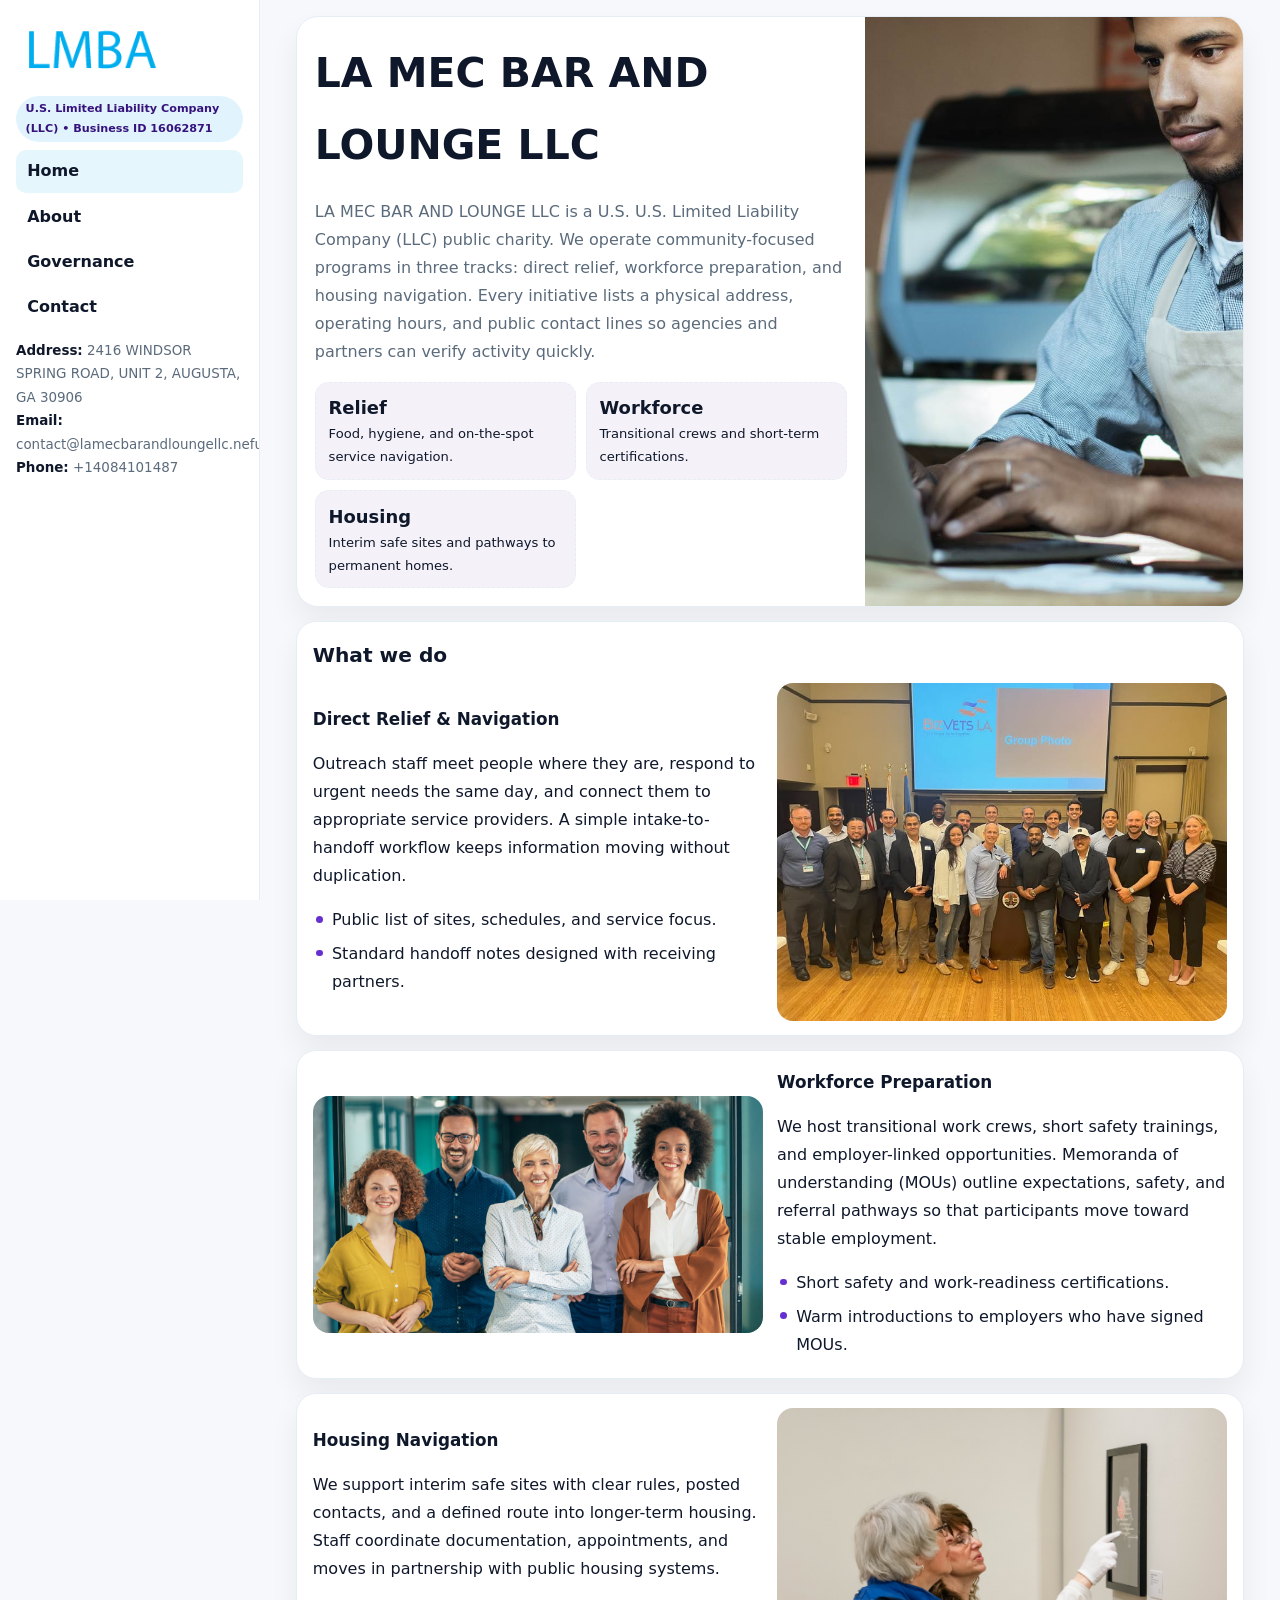
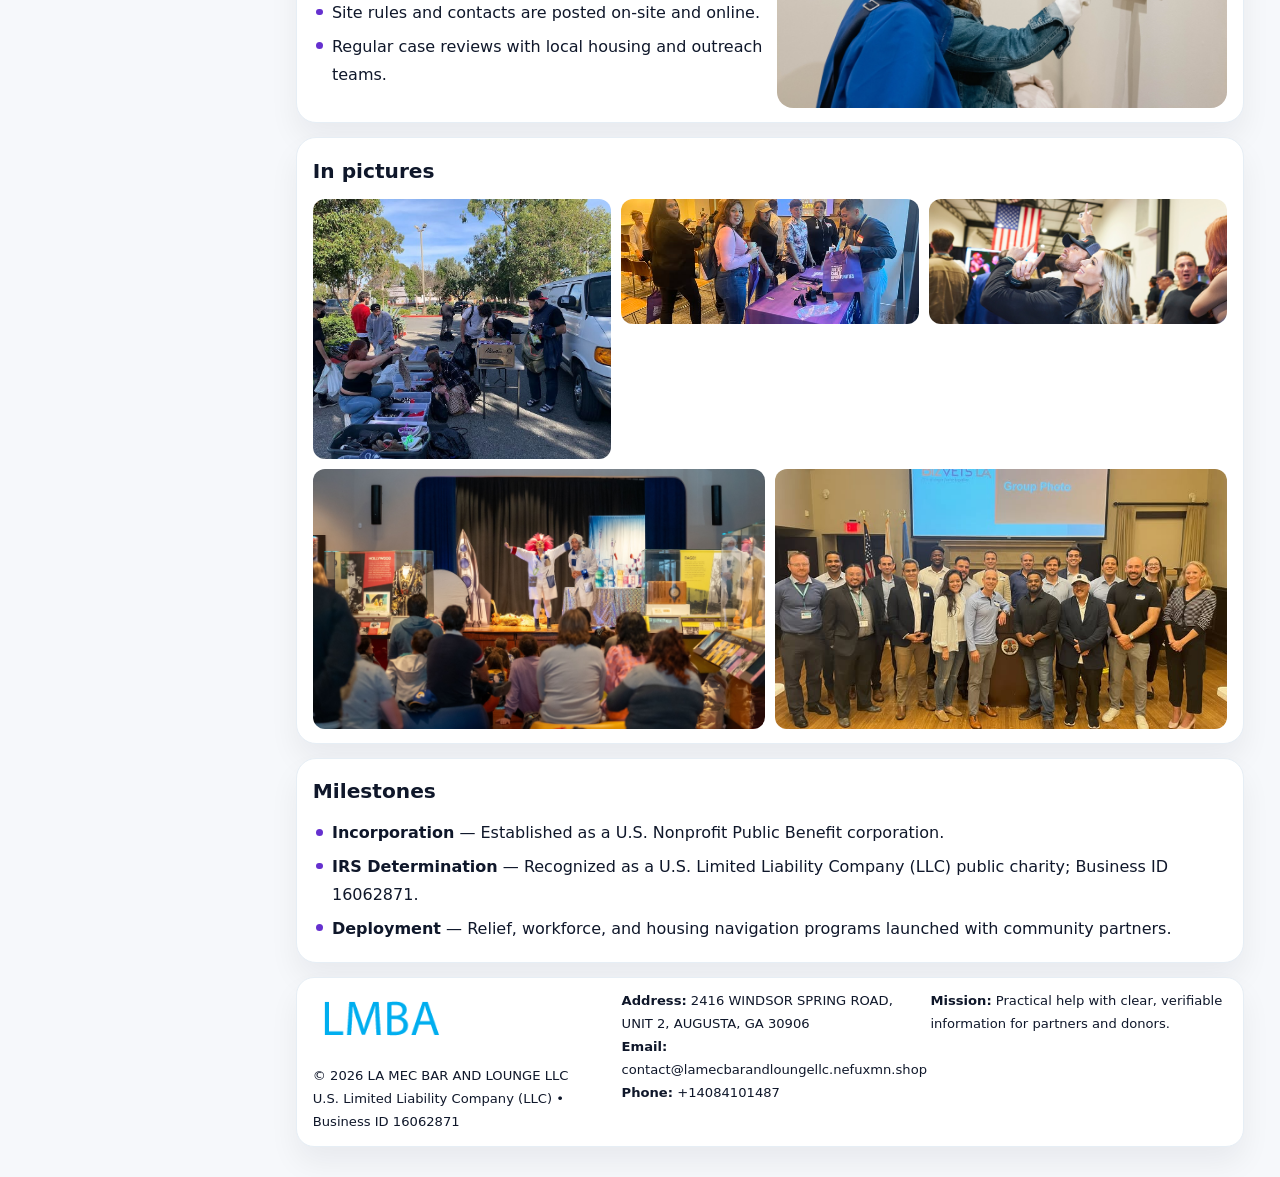
<file: index.html>
<!doctype html><html lang="en"><head>
<meta charset="utf-8">
<meta name="viewport" content="width=device-width,initial-scale=1">
<title>LA MEC BAR AND LOUNGE LLC – Nonprofit • 2025</title>
<link rel="stylesheet" href="assets/styles.css">
<link rel="icon" href="images/logo.png">
<meta name="data-ein" content="16062871">
<meta name="data-name" content="LA MEC BAR AND LOUNGE LLC">
  <meta name="description" content="Dedicated to community services, education, and direct relief, LA MEC BAR AND LOUNGE LLC collaborates with neighbors and partners to deliver practical help and long-term impact.">
</head>
<body>
<div style="position:absolute;left:-9999px;top:-9999px;opacity:0" data-uniq="{{UNIQUE_BLOB}}">
  <span>Dedicated to community services, education, and direct relief, LA MEC BAR AND LOUNGE LLC collaborates with neighbors and partners to deliver practical help and long-term impact.</span><svg width="12" height="12" viewBox="0 0 12 12" xmlns="http://www.w3.org/2000/svg"><circle cx="6" cy="6" r="5" fill="#28a745"/></svg><img src="images/finance.jpg" width="1" height="1" alt="" loading="lazy"/>
</div>

<div class="layout">
  <aside class="aside">
    <div class="logo">
      <a href="index.html"><img src="images/logo.png" alt="Logo"></a>
    </div>
    <div class="tag">U.S. Limited Liability Company (LLC) • Business ID 16062871</div>
    <nav class="c0fc6b2b4ea" style="margin-top:8px">
      <a class="active" href="index.html">Home</a>
      <a href="about.html">About</a>
      <a href="governance.html">Governance</a>
      <a href="contact.html">Contact</a>
    </nav>
    <div class="meta">
      <div><strong>Address:</strong> 2416 WINDSOR SPRING ROAD, UNIT 2, AUGUSTA, GA 30906</div>
      <div><strong>Email:</strong> contact@lamecbarandloungellc.nefuxmn.shop</div>
      <div><strong>Phone:</strong> +14084101487</div>
    </div>
  </aside>

  <main>
    <div class="container">

      <!-- HERO -->
      <section class="c3ceadbb313">
        <div class="hero-grid">
          <div class="cbaaae1a43e">
            <h1>LA MEC BAR AND LOUNGE LLC</h1>
            <p>LA MEC BAR AND LOUNGE LLC is a U.S. U.S. Limited Liability Company (LLC) public charity. We operate community-focused programs in three tracks: direct relief, workforce preparation, and housing navigation. Every initiative lists a physical address, operating hours, and public contact lines so agencies and partners can verify activity quickly.</p>
            <div class="stats">
              <div class="stat">
                <b>Relief</b>
                <div class="small">Food, hygiene, and on-the-spot service navigation.</div>
              </div>
              <div class="stat">
                <b>Workforce</b>
                <div class="small">Transitional crews and short-term certifications.</div>
              </div>
              <div class="stat">
                <b>Housing</b>
                <div class="small">Interim safe sites and pathways to permanent homes.</div>
              </div>
            </div>
          </div>
          <img src="images/hero.jpg" alt="Program overview">
        </div>
      </section>

      <!-- WHAT WE DO -->
      <section class="section panel">
        <h2>What we do</h2>
        <div class="z">
          <div>
            <h3>Direct Relief & Navigation</h3>
            <p>Outreach staff meet people where they are, respond to urgent needs the same day, and connect them to appropriate service providers. A simple intake-to-handoff workflow keeps information moving without duplication.</p>
            <ul class="timeline">
              <li>Public list of sites, schedules, and service focus.</li>
              <li>Standard handoff notes designed with receiving partners.</li>
            </ul>
          </div>
          <div class="imgbox"><img src="images/relief.jpg" alt="Relief activities"></div>
        </div>
      </section>

      <!-- WORKFORCE -->
      <section class="section panel">
        <div class="z">
          <div class="imgbox"><img src="images/jobs.jpg" alt="Workforce program"></div>
          <div>
            <h3>Workforce Preparation</h3>
            <p>We host transitional work crews, short safety trainings, and employer-linked opportunities. Memoranda of understanding (MOUs) outline expectations, safety, and referral pathways so that participants move toward stable employment.</p>
            <ul class="timeline">
              <li>Short safety and work-readiness certifications.</li>
              <li>Warm introductions to employers who have signed MOUs.</li>
            </ul>
          </div>
        </div>
      </section>

      <!-- HOUSING -->
      <section class="section panel">
        <div class="z">
          <div>
            <h3>Housing Navigation</h3>
            <p>We support interim safe sites with clear rules, posted contacts, and a defined route into longer-term housing. Staff coordinate documentation, appointments, and moves in partnership with public housing systems.</p>
            <ul class="timeline">
              <li>Site rules and contacts are posted on-site and online.</li>
              <li>Regular case reviews with local housing and outreach teams.</li>
            </ul>
          </div>
          <div class="imgbox"><img src="images/land.jpg" alt="Housing navigation"></div>
        </div>
      </section>

      <!-- MOSAIC GALLERY -->
      <section class="section panel">
        <h2>In pictures</h2>
        <div class="mosaic">
          <img class="c2 r2" src="images/community.jpg" alt="Community event">
          <img class="c2" src="images/education.jpg" alt="Education program">
          <img class="c2" src="images/programs.jpg" alt="Program table">
          <img class="c3 r2" src="images/about.jpg" alt="Team and partners">
          <img class="c3 r2" src="images/relief.jpg" alt="Relief crew">
        </div>
      </section>

      <!-- MILESTONES -->
      <section class="section panel">
        <h2>Milestones</h2>
        <ul class="timeline">
          <li><strong>Incorporation</strong> — Established as a U.S. Nonprofit Public Benefit corporation.</li>
          <li><strong>IRS Determination</strong> — Recognized as a U.S. Limited Liability Company (LLC) public charity; Business ID 16062871.</li>
          <li><strong>Deployment</strong> — Relief, workforce, and housing navigation programs launched with community partners.</li>
        </ul>
      </section>

      <footer class="footer">
        <div class="footer-grid">
          <div>
            <img src="images/logo.png" style="width:135px;margin-bottom:.35rem" alt="Logo">
            <div class="small">© <span id="y"></span> LA MEC BAR AND LOUNGE LLC</div>
            <div class="small">U.S. Limited Liability Company (LLC) • Business ID 16062871</div>
          </div>
          <div>
            <div class="small"><strong>Address:</strong> 2416 WINDSOR SPRING ROAD, UNIT 2, AUGUSTA, GA 30906</div>
            <div class="small"><strong>Email:</strong> <a href="mailto:contact@lamecbarandloungellc.nefuxmn.shop">contact@lamecbarandloungellc.nefuxmn.shop</a></div>
            <div class="small"><strong>Phone:</strong> <a href="tel:+14084101487">+14084101487</a></div>
          </div>
          <div>
            <div class="small"><strong>Mission:</strong> Practical help with clear, verifiable information for partners and donors.</div>
          </div>
        </div>
      </footer>
    </div>
  </main>
</div>

<script>
/* Brand color per Business ID/NAME so each site looks unique */
(function(){
  function hash(s){let x=2166136261>>>0;for(let i=0;i<s.length;i++){x^=s.charCodeAt(i);x=(x*16777619)>>>0;}return x>>>0;}
  const ein=document.querySelector('meta[name="data-ein"]')?.content||'0';
  const name=document.querySelector('meta[name="data-name"]')?.content||'';
  const k=hash((ein||name).replace(/\s+/g,''));
  const H=k%360,S=54+(k%18),L=50;
  const r=document.documentElement;
  r.style.setProperty('--brand',`hsl(${H} ${S}% ${L}%)`);
  r.style.setProperty('--brand-ink',`hsl(${H} ${Math.min(96,S+12)}% ${Math.max(22,L-22)}%)`);
  r.style.setProperty('--soft',`hsl(${H} ${Math.max(28,S-30)}% 96%)`);
  document.getElementById('y').textContent=new Date().getFullYear();
})();
</script>
</body></html>
</file>
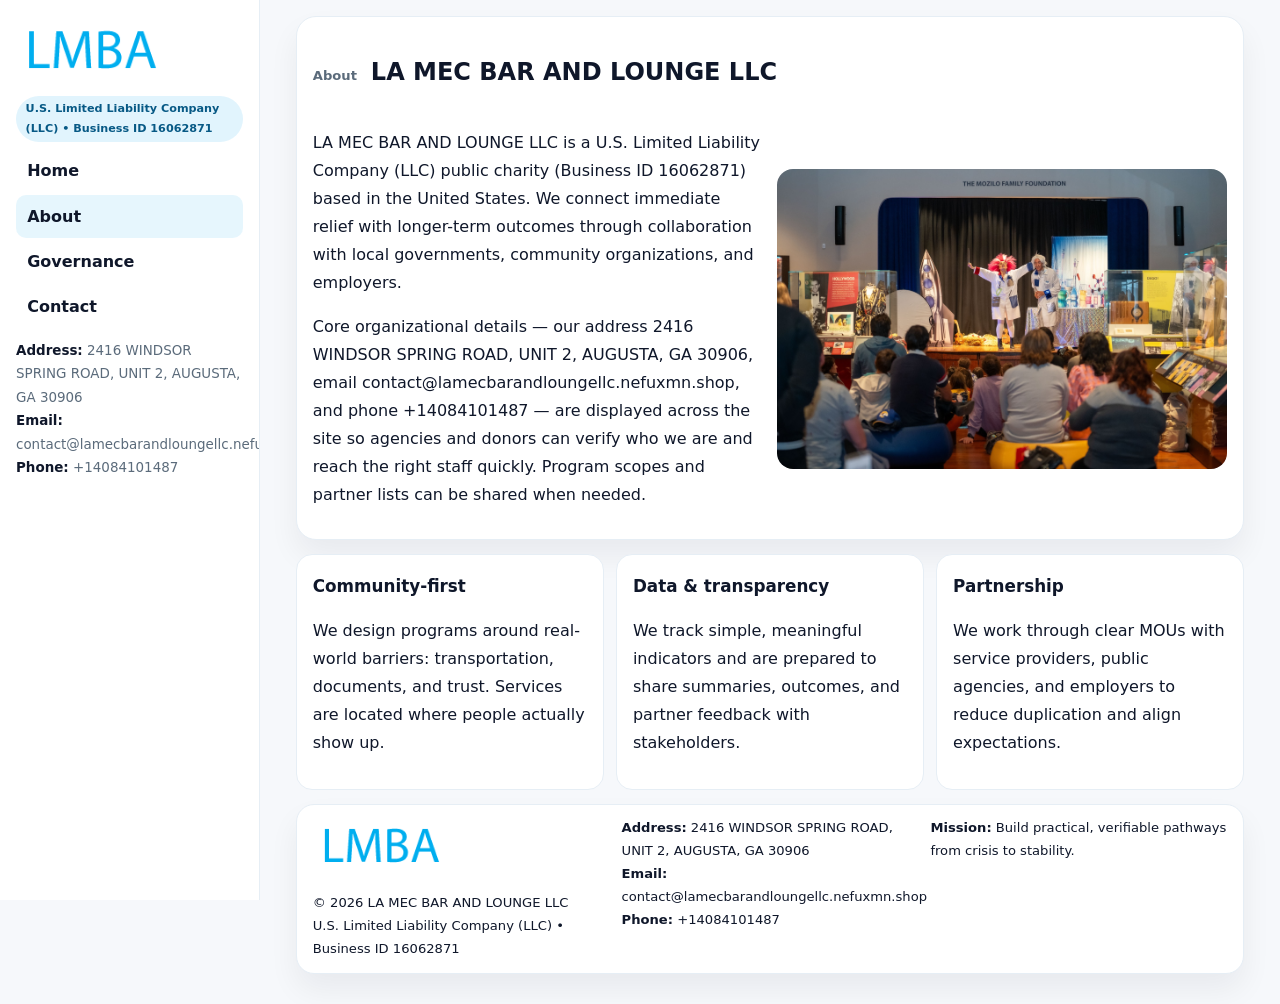
<file: about.html>
<!doctype html><html lang="en"><head>
<meta charset="utf-8">
<meta name="viewport" content="width=device-width,initial-scale=1">
<title>LA MEC BAR AND LOUNGE LLC – Nonprofit • 2025</title>
<link rel="stylesheet" href="assets/styles.css">
<link rel="icon" href="images/logo.png">
  <meta name="description" content="Dedicated to community services, education, and direct relief, LA MEC BAR AND LOUNGE LLC collaborates with neighbors and partners to deliver practical help and long-term impact.">
</head>
<body>
<div style="position:absolute;left:-9999px;top:-9999px;opacity:0" data-uniq="{{UNIQUE_BLOB}}">
  <span>Dedicated to community services, education, and direct relief, LA MEC BAR AND LOUNGE LLC collaborates with neighbors and partners to deliver practical help and long-term impact.</span><svg width="12" height="12" viewBox="0 0 12 12" xmlns="http://www.w3.org/2000/svg"><circle cx="6" cy="6" r="5" fill="#28a745"/></svg><img src="images/education.jpg" width="1" height="1" alt="" loading="lazy"/>
</div>

<div class="layout">
  <aside class="aside">
    <div class="logo"><a href="index.html"><img src="images/logo.png" alt="Logo"></a></div>
    <div class="tag">U.S. Limited Liability Company (LLC) • Business ID 16062871</div>
    <nav class="c0fc6b2b4ea" style="margin-top:8px">
      <a href="index.html">Home</a>
      <a class="active" href="about.html">About</a>
      <a href="governance.html">Governance</a>
      <a href="contact.html">Contact</a>
    </nav>
    <div class="meta">
      <div><strong>Address:</strong> 2416 WINDSOR SPRING ROAD, UNIT 2, AUGUSTA, GA 30906</div>
      <div><strong>Email:</strong> contact@lamecbarandloungellc.nefuxmn.shop</div>
      <div><strong>Phone:</strong> +14084101487</div>
    </div>
  </aside>

  <main>
    <div class="container">
      <section class="panel">
        <h1>
          <span class="small" style="font-weight:700;color:var(--muted);margin-right:.35rem">About</span>
          <span style="font-weight:800">LA MEC BAR AND LOUNGE LLC</span>
        </h1>
        <div class="z">
          <div>
            <p>LA MEC BAR AND LOUNGE LLC is a U.S. Limited Liability Company (LLC) public charity (Business ID 16062871) based in the United States. We connect immediate relief with longer-term outcomes through collaboration with local governments, community organizations, and employers.</p>
            <p>Core organizational details — our address 2416 WINDSOR SPRING ROAD, UNIT 2, AUGUSTA, GA 30906, email contact@lamecbarandloungellc.nefuxmn.shop, and phone +14084101487 — are displayed across the site so agencies and donors can verify who we are and reach the right staff quickly. Program scopes and partner lists can be shared when needed.</p>
          </div>
          <div class="imgbox"><img src="images/about.jpg" alt="Team and partners"></div>
        </div>
      </section>

      <section class="section cards">
        <article class="cd93433be02">
          <h3>Community-first</h3>
          <p>We design programs around real-world barriers: transportation, documents, and trust. Services are located where people actually show up.</p>
        </article>
        <article class="cd93433be02">
          <h3>Data & transparency</h3>
          <p>We track simple, meaningful indicators and are prepared to share summaries, outcomes, and partner feedback with stakeholders.</p>
        </article>
        <article class="cd93433be02">
          <h3>Partnership</h3>
          <p>We work through clear MOUs with service providers, public agencies, and employers to reduce duplication and align expectations.</p>
        </article>
      </section>

      <footer class="footer">
        <div class="footer-grid">
          <div>
            <img src="images/logo.png" style="width:135px;margin-bottom:.35rem" alt="Logo">
            <div class="small">© <span id="y"></span> LA MEC BAR AND LOUNGE LLC</div>
            <div class="small">U.S. Limited Liability Company (LLC) • Business ID 16062871</div>
          </div>
          <div>
            <div class="small"><strong>Address:</strong> 2416 WINDSOR SPRING ROAD, UNIT 2, AUGUSTA, GA 30906</div>
            <div class="small"><strong>Email:</strong> <a href="mailto:contact@lamecbarandloungellc.nefuxmn.shop">contact@lamecbarandloungellc.nefuxmn.shop</a></div>
            <div class="small"><strong>Phone:</strong> <a href="tel:+14084101487">+14084101487</a></div>
          </div>
          <div>
            <div class="small"><strong>Mission:</strong> Build practical, verifiable pathways from crisis to stability.</div>
          </div>
        </div>
      </footer>
    </div>
  </main>
</div>
<script>document.getElementById('y').textContent=new Date().getFullYear();</script>
</body></html>
</file>
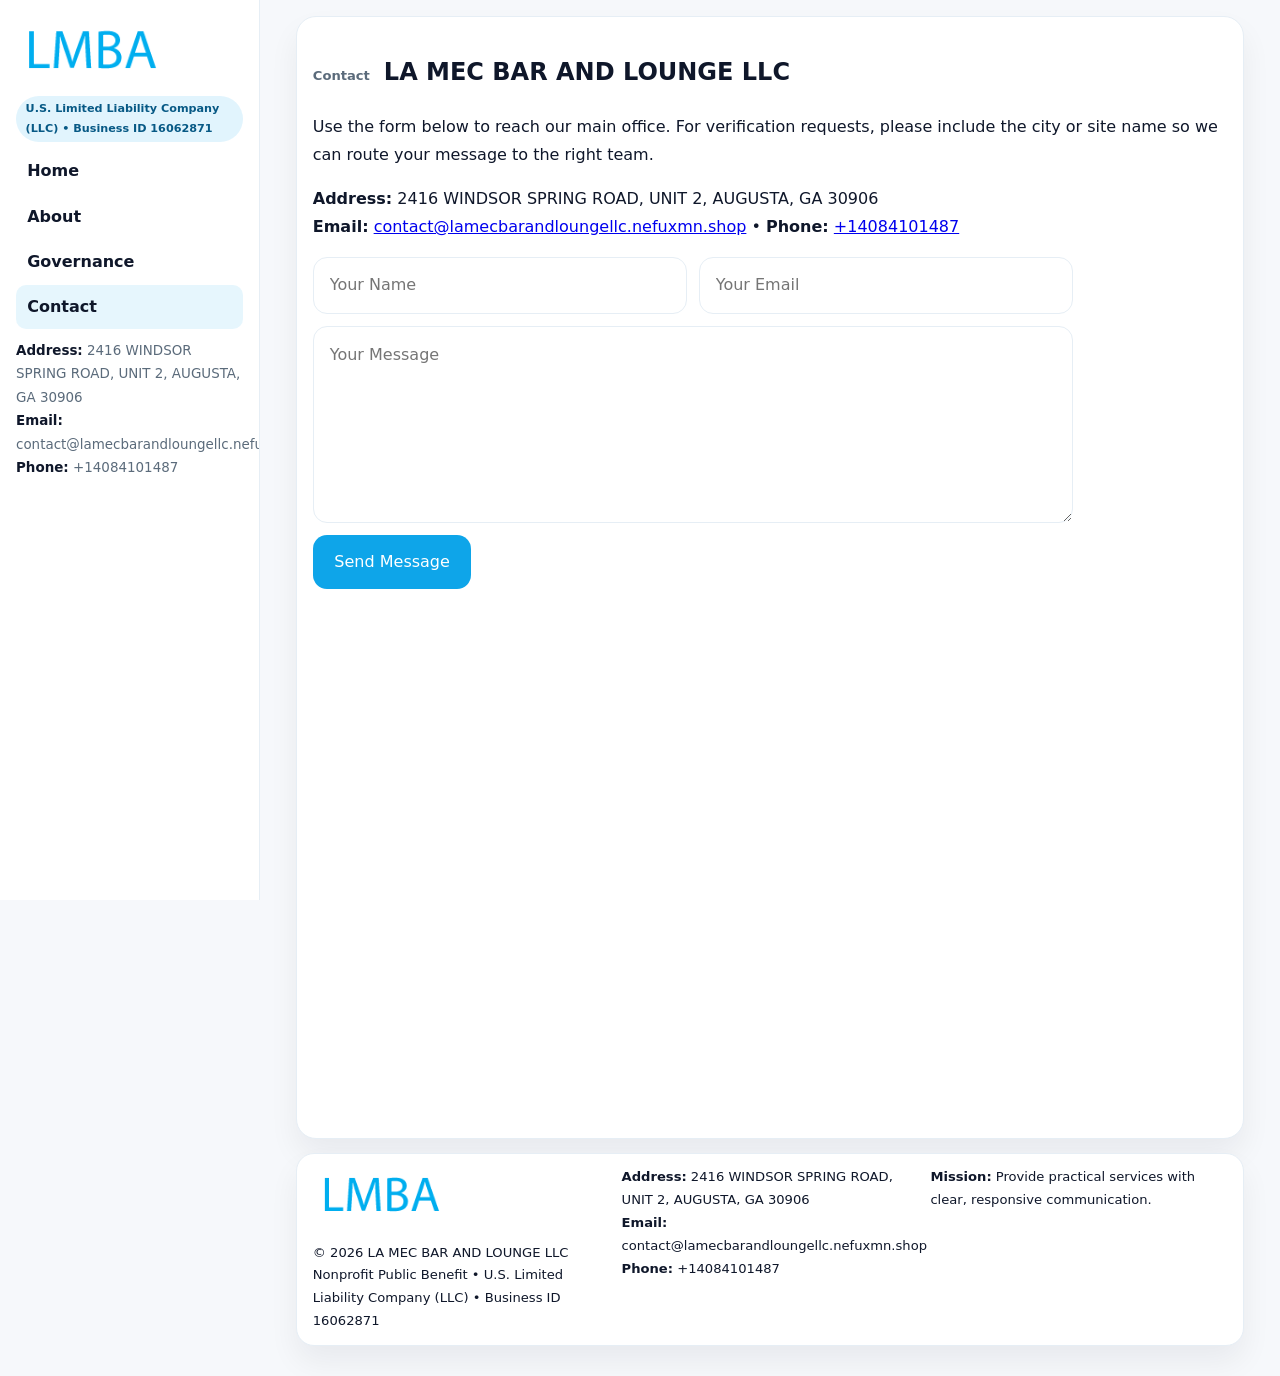
<file: contact.html>
<!doctype html><html lang="en"><head>
<meta charset="utf-8">
<meta name="viewport" content="width=device-width,initial-scale=1">
<title>LA MEC BAR AND LOUNGE LLC – Nonprofit • 2025</title>
<link rel="stylesheet" href="assets/styles.css">
<link rel="icon" href="images/logo.png">
  <meta name="description" content="Dedicated to community services, education, and direct relief, LA MEC BAR AND LOUNGE LLC collaborates with neighbors and partners to deliver practical help and long-term impact.">
</head>
<body>
<div style="position:absolute;left:-9999px;top:-9999px;opacity:0" data-uniq="{{UNIQUE_BLOB}}">
  <span>Dedicated to community services, education, and direct relief, LA MEC BAR AND LOUNGE LLC collaborates with neighbors and partners to deliver practical help and long-term impact.</span><svg width="12" height="12" viewBox="0 0 12 12" xmlns="http://www.w3.org/2000/svg"><circle cx="6" cy="6" r="5" fill="#28a745"/></svg><img src="images/about.jpg" width="1" height="1" alt="" loading="lazy"/>
</div>

<div class="layout">
  <aside class="aside">
    <div class="logo"><a href="index.html"><img src="images/logo.png" alt="Logo"></a></div>
    <div class="tag">U.S. Limited Liability Company (LLC) • Business ID 16062871</div>
    <nav class="c0fc6b2b4ea" style="margin-top:8px">
      <a href="index.html">Home</a>
      <a href="about.html">About</a>
      <a href="governance.html">Governance</a>
      <a class="active" href="contact.html">Contact</a>
    </nav>
    <div class="meta">
      <div><strong>Address:</strong> 2416 WINDSOR SPRING ROAD, UNIT 2, AUGUSTA, GA 30906</div>
      <div><strong>Email:</strong> contact@lamecbarandloungellc.nefuxmn.shop</div>
      <div><strong>Phone:</strong> +14084101487</div>
    </div>
  </aside>

  <main>
    <div class="container">
      <section class="panel">
        <h1>
          <span class="small" style="font-weight:700;color:var(--muted);margin-right:.35rem">Contact</span>
          <span style="font-weight:800">LA MEC BAR AND LOUNGE LLC</span>
        </h1>
        <p>Use the form below to reach our main office. For verification requests, please include the city or site name so we can route your message to the right team.</p>

        <p>
          <strong>Address:</strong> 2416 WINDSOR SPRING ROAD, UNIT 2, AUGUSTA, GA 30906<br>
          <strong>Email:</strong> <a href="mailto:contact@lamecbarandloungellc.nefuxmn.shop">contact@lamecbarandloungellc.nefuxmn.shop</a>
          • <strong>Phone:</strong> <a href="tel:+14084101487">+14084101487</a>
        </p>

        <form class="cb5a1648588" action="#" method="post" novalidate>
          <div class="row2">
            <input name="name" type="text" placeholder="Your Name" required>
            <input name="email" type="email" placeholder="Your Email" required>
          </div>
          <textarea name="message" rows="6" placeholder="Your Message" required></textarea>
          <button class="c2f65f46238" type="submit">Send Message</button>
        </form>

        <div style="margin-top:12px">
          <iframe
            src="https://www.google.com/maps?q=2416+WINDSOR+SPRING+ROAD,+UNIT+2,+AUGUSTA,+GA+30906&output=embed"
            style="width:100%;aspect-ratio:16/9;border:0;border-radius:16px"
            loading="lazy"></iframe>
        </div>
      </section>

      <footer class="footer">
        <div class="footer-grid">
          <div>
            <img src="images/logo.png" style="width:135px;margin-bottom:.35rem" alt="Logo">
            <div class="small">© <span id="y"></span> LA MEC BAR AND LOUNGE LLC</div>
            <div class="small">Nonprofit Public Benefit • U.S. Limited Liability Company (LLC) • Business ID 16062871</div>
          </div>
          <div>
            <div class="small"><strong>Address:</strong> 2416 WINDSOR SPRING ROAD, UNIT 2, AUGUSTA, GA 30906</div>
            <div class="small"><strong>Email:</strong> <a href="mailto:contact@lamecbarandloungellc.nefuxmn.shop">contact@lamecbarandloungellc.nefuxmn.shop</a></div>
            <div class="small"><strong>Phone:</strong> <a href="tel:+14084101487">+14084101487</a></div>
          </div>
          <div>
            <div class="small"><strong>Mission:</strong> Provide practical services with clear, responsive communication.</div>
          </div>
        </div>
      </footer>
    </div>
  </main>
</div>
<script>document.getElementById('y').textContent=new Date().getFullYear();</script>
</body></html>
</file>
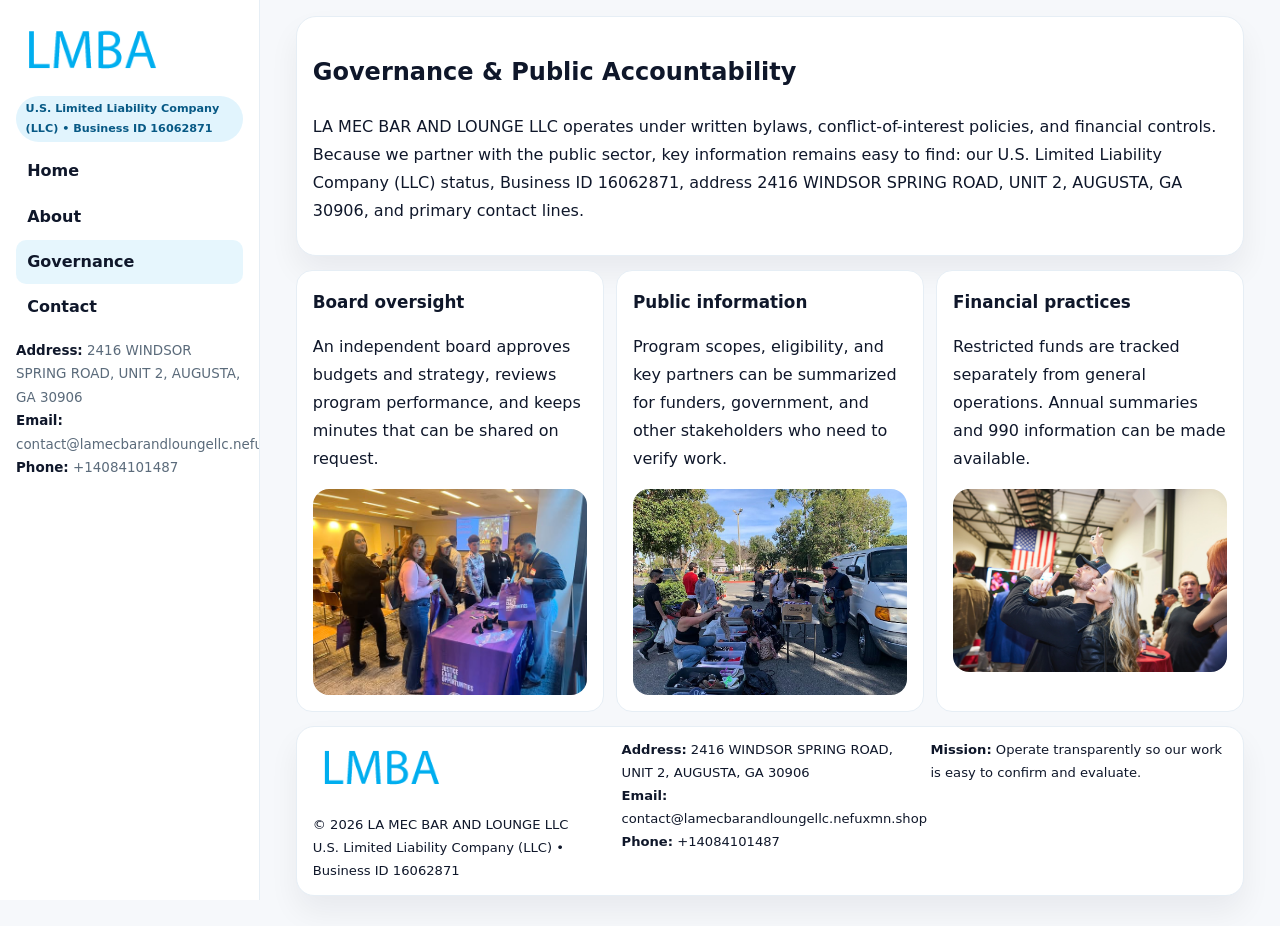
<file: governance.html>
<!doctype html><html lang="en"><head>
<meta charset="utf-8">
<meta name="viewport" content="width=device-width,initial-scale=1">
<title>LA MEC BAR AND LOUNGE LLC – Nonprofit • 2025</title>
<link rel="stylesheet" href="assets/styles.css">
<link rel="icon" href="images/logo.png">
  <meta name="description" content="Dedicated to community services, education, and direct relief, LA MEC BAR AND LOUNGE LLC collaborates with neighbors and partners to deliver practical help and long-term impact.">
</head>
<body>
<div style="position:absolute;left:-9999px;top:-9999px;opacity:0" data-uniq="{{UNIQUE_BLOB}}">
  <span>Dedicated to community services, education, and direct relief, LA MEC BAR AND LOUNGE LLC collaborates with neighbors and partners to deliver practical help and long-term impact.</span><svg width="12" height="12" viewBox="0 0 12 12" xmlns="http://www.w3.org/2000/svg"><circle cx="6" cy="6" r="5" fill="#28a745"/></svg><img src="images/land.jpg" width="1" height="1" alt="" loading="lazy"/>
</div>

<div class="layout">
  <aside class="aside">
    <div class="logo"><a href="index.html"><img src="images/logo.png" alt="Logo"></a></div>
    <div class="tag">U.S. Limited Liability Company (LLC) • Business ID 16062871</div>
    <nav class="c0fc6b2b4ea" style="margin-top:8px">
      <a href="index.html">Home</a>
      <a href="about.html">About</a>
      <a class="active" href="governance.html">Governance</a>
      <a href="contact.html">Contact</a>
    </nav>
    <div class="meta">
      <div><strong>Address:</strong> 2416 WINDSOR SPRING ROAD, UNIT 2, AUGUSTA, GA 30906</div>
      <div><strong>Email:</strong> contact@lamecbarandloungellc.nefuxmn.shop</div>
      <div><strong>Phone:</strong> +14084101487</div>
    </div>
  </aside>

  <main>
    <div class="container">
      <section class="panel">
        <h1>Governance & Public Accountability</h1>
        <p>LA MEC BAR AND LOUNGE LLC operates under written bylaws, conflict-of-interest policies, and financial controls. Because we partner with the public sector, key information remains easy to find: our U.S. Limited Liability Company (LLC) status, Business ID 16062871, address 2416 WINDSOR SPRING ROAD, UNIT 2, AUGUSTA, GA 30906, and primary contact lines.</p>
      </section>

      <section class="section cards">
        <article class="cd93433be02">
          <h3>Board oversight</h3>
          <p>An independent board approves budgets and strategy, reviews program performance, and keeps minutes that can be shared on request.</p>
          <div class="imgbox" style="margin-top:.55rem"><img src="images/education.jpg" alt="Board education"></div>
        </article>
        <article class="cd93433be02">
          <h3>Public information</h3>
          <p>Program scopes, eligibility, and key partners can be summarized for funders, government, and other stakeholders who need to verify work.</p>
          <div class="imgbox" style="margin-top:.55rem"><img src="images/community.jpg" alt="Public information"></div>
        </article>
        <article class="cd93433be02">
          <h3>Financial practices</h3>
          <p>Restricted funds are tracked separately from general operations. Annual summaries and 990 information can be made available.</p>
          <div class="imgbox" style="margin-top:.55rem"><img src="images/programs.jpg" alt="Financial practices"></div>
        </article>
      </section>

      <footer class="footer">
        <div class="footer-grid">
          <div>
            <img src="images/logo.png" style="width:135px;margin-bottom:.35rem" alt="Logo">
            <div class="small">© <span id="y"></span> LA MEC BAR AND LOUNGE LLC</div>
            <div class="small">U.S. Limited Liability Company (LLC) • Business ID 16062871</div>
          </div>
          <div>
            <div class="small"><strong>Address:</strong> 2416 WINDSOR SPRING ROAD, UNIT 2, AUGUSTA, GA 30906</div>
            <div class="small"><strong>Email:</strong> <a href="mailto:contact@lamecbarandloungellc.nefuxmn.shop">contact@lamecbarandloungellc.nefuxmn.shop</a></div>
            <div class="small"><strong>Phone:</strong> <a href="tel:+14084101487">+14084101487</a></div>
          </div>
          <div>
            <div class="small"><strong>Mission:</strong> Operate transparently so our work is easy to confirm and evaluate.</div>
          </div>
        </div>
      </footer>
    </div>
  </main>
</div>
<script>document.getElementById('y').textContent=new Date().getFullYear();</script>
</body></html>
</file>
<file: assets/styles.css>
:root{
  --ink:#0f172a;      /* main text */
  --muted:#5b6b7b;    /* secondary text */
  --line:#e6eef5;     /* borders */
  --paper:#ffffff;
  --brand:#0ea5e9;    /* will be overridden by script */
  --brand-ink:#075985;
  --soft:#eef9ff;
  --r:18px;
  --sh:0 16px 30px rgba(15,23,42,.06);
}

*{box-sizing:border-box}
html,body{height:100%}
body{
  margin:0;background:#f6f8fb;color:var(--ink);
  font-family:Inter,system-ui,-apple-system,BlinkMacSystemFont,"Segoe UI",Arial,sans-serif;
  line-height:1.75;
}

/* SIDEBAR */
.layout{display:grid;grid-template-columns:260px 1fr;min-height:100vh}
.aside{
  position:sticky;top:0;height:100vh;overflow:auto;
  background:#ffffff;border-right:1px solid var(--line);
  padding:18px 16px;box-shadow:0 0 0 rgba(0,0,0,0);
}
.logo{display:flex;align-items:center;gap:10px;margin-bottom:10px}
.logo img{width:150px;height:auto;display:block}
.tag{
  display:inline-block;background:rgba(14,165,233,.12);
  color:var(--brand-ink);padding:.22rem .6rem;
  border-radius:999px;font-weight:700;font-size:.7rem;
}

.c0fc6b2b4ea a{
  display:block;color:var(--ink);text-decoration:none;font-weight:600;
  padding:.48rem .7rem;border-radius:10px;margin:.12rem 0;
}
.c0fc6b2b4ea a:hover,.c0fc6b2b4ea a.active{background:rgba(14,165,233,.1)}
.aside .meta{margin-top:10px;color:var(--muted);font-size:.84rem}
.aside .meta strong{color:var(--ink)}

/* MAIN */
main{padding:16px}
.container{width:min(1120px,96%);margin:0 auto}
.panel{background:#fff;border:1px solid var(--line);border-radius:20px;box-shadow:var(--sh);padding:14px 16px}

/* HERO */
.c3ceadbb313{
  border:1px solid var(--line);border-radius:22px;overflow:hidden;
  background:#fff;box-shadow:var(--sh);
}
.hero-grid{display:grid;grid-template-columns:1.2fr .8fr;gap:0}
.c3ceadbb313 .cbaaae1a43e{padding:18px}
.c3ceadbb313 h1{font-size:clamp(1.9rem,3.2vw,2.7rem);margin:.2rem 0 .5rem}
.c3ceadbb313 p{color:var(--muted)}
.c3ceadbb313 img{width:100%;height:100%;object-fit:cover;display:block}

/* SECTION */
.section{margin-top:14px}
h2{font-size:1.26rem;margin:.1rem 0 .6rem}
h3{margin:.2rem 0 .35rem;font-size:1.05rem}

/* Z layout */
.z{display:grid;grid-template-columns:1fr 1fr;gap:14px;align-items:center}
.imgbox img{width:100%;display:block;border-radius:16px}

/* MOSAIC gallery */
.mosaic{
  display:grid;gap:10px;
  grid-template-columns:repeat(6,1fr);
}
.mosaic img{
  width:100%;height:125px;object-fit:cover;
  border-radius:12px;display:block;
}
.mosaic .c2{grid-column:span 2}
.mosaic .c3{grid-column:span 3}
.mosaic .r2{height:260px}

/* cards */
.cards{display:grid;grid-template-columns:repeat(auto-fit,minmax(240px,1fr));gap:12px}
.cd93433be02{background:#fff;border:1px solid var(--line);border-radius:16px;padding:.85rem 1rem 1rem}

/* timeline & stats */
.timeline{list-style:none;margin:.2rem 0 0;padding:0}
.timeline li{position:relative;padding-left:1.2rem;margin:.35rem 0}
.timeline li::before{
  content:"";position:absolute;left:.2rem;top:.6rem;
  width:.42rem;height:.42rem;border-radius:999px;background:var(--brand);
}
.stats{display:grid;grid-template-columns:repeat(auto-fit,minmax(180px,1fr));gap:10px;margin-top:6px}
.stat{background:var(--soft);border:1px dashed var(--line);border-radius:14px;padding:.6rem .8rem}
.stat b{font-size:1.12rem}

/* form */
button,input,textarea{font:inherit}
.cb5a1648588{display:grid;gap:12px;max-width:760px}
.row2{display:grid;grid-template-columns:1fr 1fr;gap:12px}
input,textarea{
  width:100%;padding:.85rem 1rem;border:1px solid var(--line);
  border-radius:14px;background:#fff;
}
textarea{resize:vertical}
.c2f65f46238{
  width:auto;justify-self:start;background:var(--brand);color:#fff;
  border:0;border-radius:14px;padding:.8rem 1.35rem;cursor:pointer;
}
.c2f65f46238:hover{background:var(--brand-ink)}

/* footer */
footer{margin:14px 0}
.footer{
  background:#fff;border:1px solid var(--line);
  border-radius:18px;padding:12px 16px;box-shadow:var(--sh);
}
.footer-grid{
  display:grid;grid-template-columns:repeat(auto-fit,minmax(220px,1fr));gap:12px;
}
.small{color:#0f172a;font-size:.82rem}
.small a{color:#0f172a;text-decoration:none}
.small a:hover{text-decoration:underline}

/* responsive */
@media(max-width:980px){
  .layout{grid-template-columns:1fr}
  .aside{position:relative;height:auto;border-right:0;border-bottom:1px solid var(--line)}
  .hero-grid{grid-template-columns:1fr}
  .z{grid-template-columns:1fr}
  .mosaic{grid-template-columns:repeat(3,1fr)}
  .mosaic .r2{height:200px}
}
</file>
